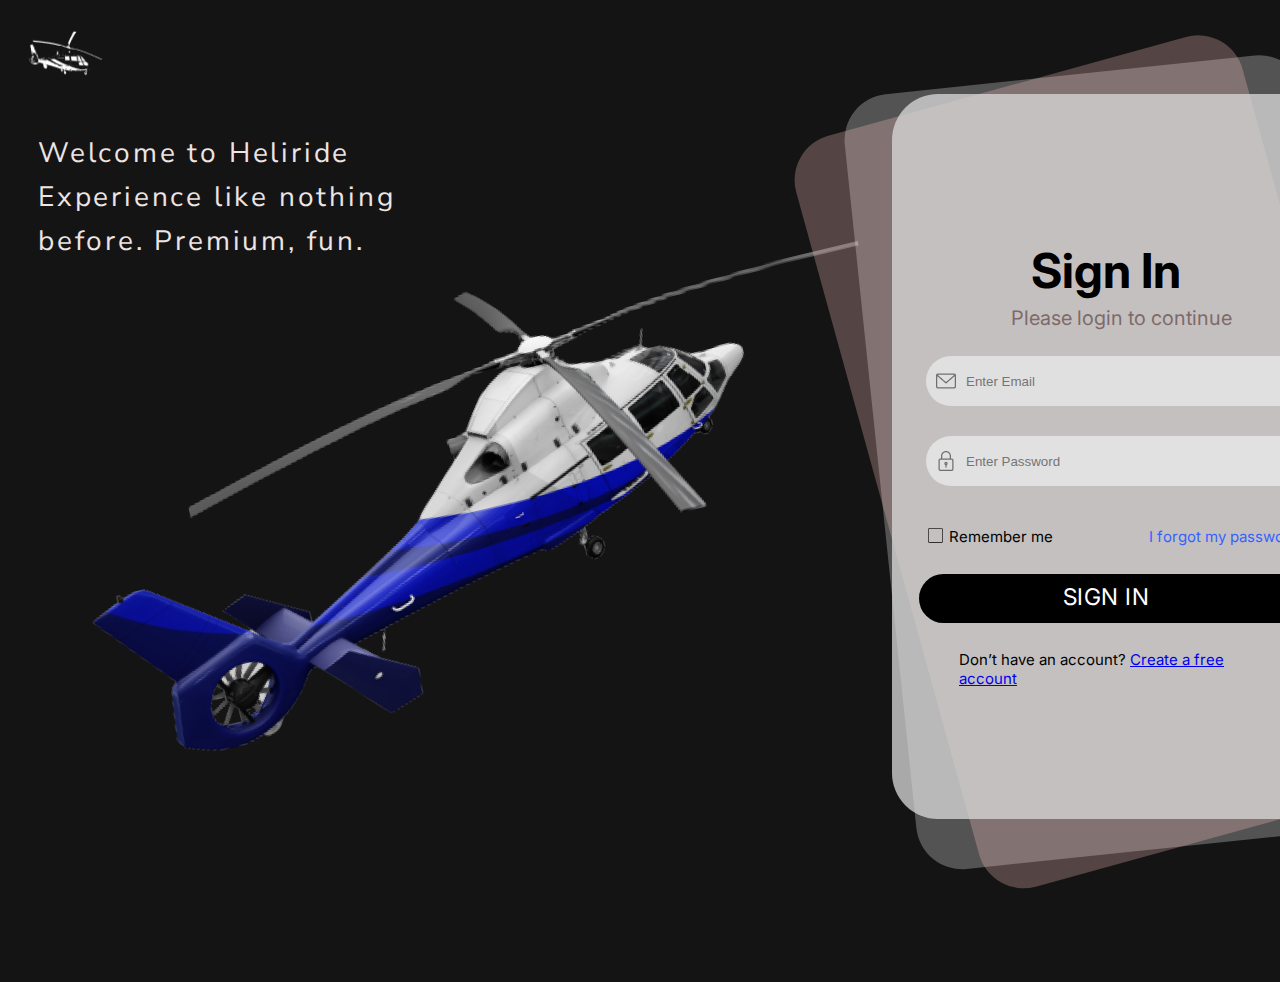
<file: kk/index1.html>
<!DOCTYPE html>
<html>
  <head>
    <meta charset="utf-8" />
    <meta name="viewport" content="initial-scale=1, width=device-width" />

    <link rel="stylesheet" href="./global1.css" />
    <link rel="stylesheet" href="./index1.css" />

    <link
      rel="stylesheet"
      href="https://fonts.googleapis.com/css2?family=Nunito Sans:wght@400&display=swap"
    />
    <link
      rel="stylesheet"
      href="https://fonts.googleapis.com/css2?family=Inter:wght@400;700&display=swap"
    />
  </head>
  <body>
    <div class="macbook-pro-14-4">
      <img
        class="oyhj050-removebg-preview-1-icon"
        alt=""
        src="OYHJ050-removebg-preview 1.png"
      /><img class="group-icon" alt="" src="Group (1).png" />
      <div class="welcome-to-heliride">
        Welcome to Heliride Experience like nothing before. Premium, fun.
      </div>
      <div class="macbook-pro-14-4-child"></div>
      <div class="macbook-pro-14-4-item"></div>
      <div class="macbook-pro-14-4-inner"></div>
      <b class="sign-in">Sign In</b>
      <div class="please-login-to">Please login to continue
        <br>
        <br>
        


        <input  class="input-field1" type="email" placeholder="Enter Email">
        <i class="fa fa-password"></i>
        <input class="input-field" type="password" placeholder="Enter Password">
        <i class="fa fa-password"></i>
      </div>
      <div class="i-forgot-my">I forgot my password!</div>
      <div class="remember-me">Remember me</div>
      <div class="dont-have-an-container">
        <span>Don’t have an account?</span
        ><span class="create-a-free"> 
          <a href="project.html"> Create a free account</a>
        </span>
      </div>
      <img class="square-1-icon"  src="square 1.png" />
      
      <input class="rectangle-input group-select box" type="text" />
      
    
     
        
      
      
      <div class="sign-in1">SIGN IN</div>
      
    </div>
  </body>
</html>
</file>
<file: kk/global1.css>
:root {
    /* fonts */
    --font-inter: Inter;
    --font-nunito-sans: "Nunito Sans";
  
    /* font sizes */
    --font-size-base: 15px;
    --font-size-lg: 16px;
  
    /* Colors */
    --color-dimgray: #7e6a6a;
    --color-black: #000;
    --color-gainsboro-100: #d9d9d9;
    --color-mediumslateblue: #3662ff;
  
    /* border radiuses */
    --br-sm: 26px;
    --br-md: 46px;
  }
</file>
<file: kk/index1.css>
body {
    margin: 0;
    line-height: normal;
  }
  .oyhj050-removebg-preview-1-icon {
    position: absolute;
    top: 110px;
    left: 10px;
    width: 958.79px;
    height: 789.66px;
    object-fit: cover;
  }
  .group-icon {
    position: absolute;
    height: 7.57%;
    width: 6.29%;
    top: 1.93%;
    right: 91.79%;
    bottom: 90.5%;
    left: 1.92%;
    max-width: 100%;
    overflow: hidden;
    max-height: 100%;
  }
  .welcome-to-heliride {
    position: absolute;
    top: 124px;
    left: 38px;
    font-size: 28px;
    letter-spacing: 0.1em;
    line-height: 44px;
    font-family: var(--font-nunito-sans);
    color: #ede4e4;
    display: flex;
    align-items: center;
    width: 450px;
    height: 145px;
  }
  .macbook-pro-14-4-child,
  .macbook-pro-14-4-item {
    position: absolute;
    top: 98.66px;
    left: 840.48px;
    border-radius: var(--br-md);
    background-color: rgba(255, 255, 255, 0.27);
    width: 462.81px;
    height: 779.03px;
    transform: rotate(-5.98deg);
    transform-origin: 0 0;
  }
  .macbook-pro-14-4-item {
    top: 148.2px;
    left: 784px;
    background-color: rgba(255, 198, 198, 0.27);
    width: 462.7px;
    height: 779.22px;
    transform: rotate(-15.44deg);
  }
  .macbook-pro-14-4-inner {
    position: absolute;
    top: 94px;
    left: 892px;
    border-radius: var(--br-md);
    background-color: rgba(217, 217, 217, 0.76);
    width: 463px;
    height: 725px;
  }
  .please-login-to,
  .sign-in {
    position: absolute;
    top: 241px;
    left: 1031px;
    font-size: 48px;
    display: inline-block;
    width: 161px;
  }
  .please-login-to {
    top: 306px;
    left: 1011px;
    font-size: 20px;
    margin-bottom: 10px;
    color: var(--color-dimgray);
    width: 226px;
  }
  .i-forgot-my,
  .remember-me {
    position: absolute;
    top: 527px;
    display: inline-block;
  }
  .i-forgot-my {
    left: 1149px;
    color: var(--color-mediumslateblue);
    width: 155px;
    
  }
  .input-container {
    padding: 50px;
    box-sizing:none;
    left: 20px;
    top:25%;
  left:25%;
  margin-left: 10px;
  margin-right: 50%;
  margin-bottom: 10px;
  
  }
  
  .input-field {
    border: none;
    width: 353px;
    bottom: 4%;
    padding-left: 40px;
    height: 48px;
    background-color: #e1e1e1;
    margin-bottom: 40px;
    background-image: url('padlock\ 1\ \(1\).png');
    background-size: 20px;
    background-position-x: 10px;
    background-position-y: 50%;
    background-repeat: no-repeat;
    border-radius: var(--br-sm);
    position:relative; right:85px; top:2px
  }
  .no-outline:focus {
    outline: none;
  }
  .input-field1:focus{
    outline: none;
  }
  .input-field1 {
    border: none;
    width: 353px;
  margin-bottom: 30px;
    padding-left: 40px;
    height: 48px;
    background-color: #e1e0e0;
    background-image: url('envelope\ 1\ \(1\).png');
    background-size: 20px;
    background-position-x: 10px;
    background-position-y: 50%;
    background-repeat: no-repeat;
     border-radius: var(--br-sm);
     position:relative; right:85px; top:2px;
  }
  .remember-me {
    left: 949px;
    width: 104px;
  }
  .create-a-free {
    color: var(--color-mediumslateblue);
  }
  .dont-have-an-container {
    position: absolute;
    top: 650px;
    left: 959px;
    display: inline-block;
    width: 325px;
  }
  .square-1-icon {
    position: absolute;
    top: 528px;
    left: 928px;
    width: 15px;
    height: 15px;
    object-fit: cover;
  }
  .rectangle-button,
  .rectangle-input,
  .rectangle-select {
    position: absolute;
    left: 924px;
    border-radius: var(--br-sm);
    background-color: var(--color-gainsboro-100);
    width: 385px;
    height: 47px;
  }
  .rectangle-button {
    cursor: pointer;
    border: 0;
    padding: 0;
    top: 367px;
  }
  .rectangle-input,
  .rectangle-select {
    top: 451px;
  }
  .rectangle-input {
    border: 0;
    background-color: var(--color-black);
    top: 574px;
    left: 919px;
    width: 386px;
  }
  .envelope-1-icon {
    position: absolute;
    top: 380px;
    left: 949px;
    width: 20px;
    height: 20px;
    object-fit: cover;
  }
  .enter-email,
  .enter-password {
    position: absolute;
    top: 381px;
    left: 983px;
    font-size: var(--font-size-lg);
    color: var(--color-dimgray);
    display: inline-block;
    width: 85px;
  }
  .enter-password {
    top: 466px;
    width: 120px;
  }
  .padlock-1-icon {
    position: absolute;
    top: 465px;
    left: 949px;
    width: 20px;
    height: 20px;
    object-fit: cover;
  }
  .rectangle{
    left: 200%;
    height: 45px;
    position:sticky;
    bottom: 45px;
    
    text-align: left;
    border: #151414;
    width: 450%;
    border-radius: var(--br-sm);
    background-color: #c8c7c7;
  }
  .rectangl
  {
    height: 200%;
    width: 200%;
    border: #6e6d6d;
    background-color: #d1cfcff5;
  box-sizing: content-box;
  }
  .sign-in1 {
    position: absolute;
    top: 583px;
    left: 1063px;
    font-size: 23px;
    letter-spacing: 0.02em;
    color: #fff;
    display: inline-block;
    width: 90px;
  }
  .macbook-pro-14-4 {
    position: relative;
    background-color: #151414;
    width: 100%;
    height: 982px;
    overflow: hidden;
    text-align: left;
    font-size: var(--font-size-base);
    color: var(--color-black);
    font-family: var(--font-inter);
  }
</file>
